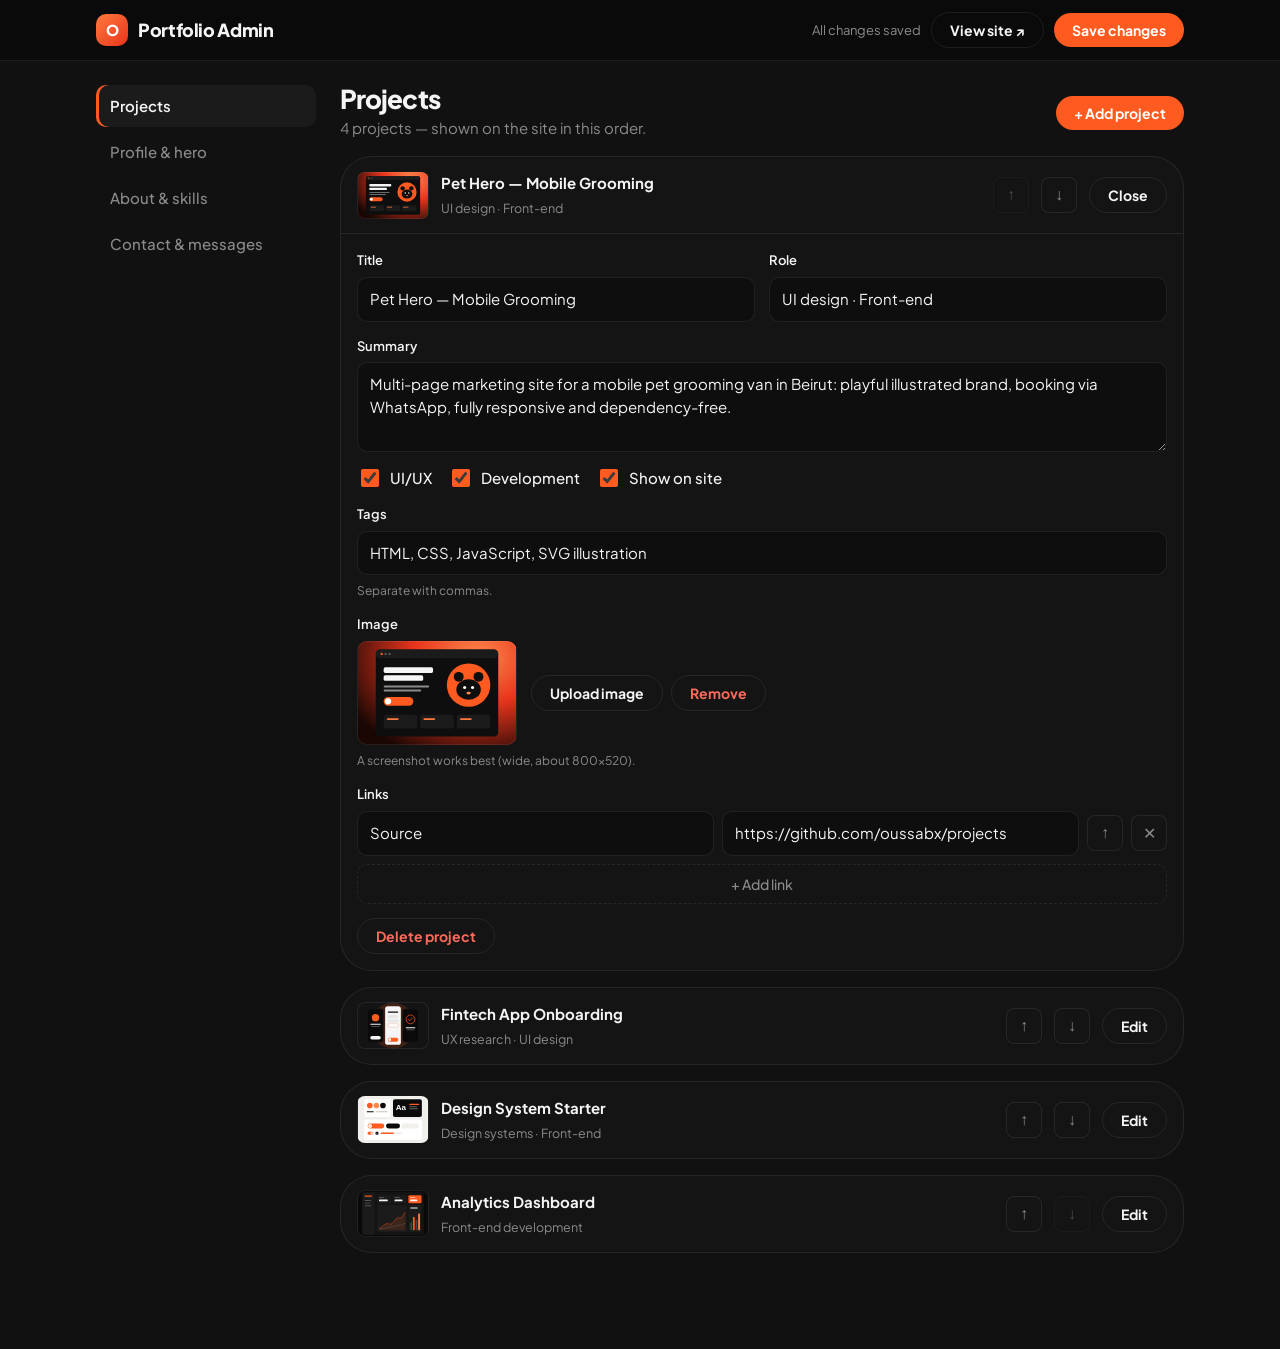
<file: admin.html>
<!DOCTYPE html>
<html lang="en">
<head>
<meta charset="UTF-8" />
<meta name="viewport" content="width=device-width, initial-scale=1.0" />
<meta name="robots" content="noindex" />
<title>Portfolio Admin</title>
<link rel="icon" type="image/svg+xml" href="assets/favicon.svg" />
<link rel="preconnect" href="https://fonts.googleapis.com" />
<link rel="preconnect" href="https://fonts.gstatic.com" crossorigin />
<link href="https://fonts.googleapis.com/css2?family=Plus+Jakarta+Sans:wght@400;500;600;700;800&display=swap" rel="stylesheet" />
<link rel="stylesheet" href="styles.css" />
<link rel="stylesheet" href="admin.css" />
<script>
  try { var t = localStorage.getItem('theme'); if (t) document.documentElement.dataset.theme = t; } catch (e) {}
</script>
</head>
<body class="admin">

<header class="admin-bar">
  <div class="admin-bar-inner">
    <div class="brand">
      <span class="brand-mark" aria-hidden="true" id="adminInitials">O</span>
      <span class="brand-text">Portfolio Admin</span>
    </div>
    <div class="admin-actions">
      <span class="save-status" id="saveStatus" role="status"></span>
      <a class="btn btn-ghost btn-sm" href="index.html" target="_blank">View site ↗</a>
      <button class="btn btn-primary btn-sm" id="saveBtn" type="button">Save changes</button>
    </div>
  </div>
</header>

<div class="banner" id="draftBanner" hidden>
  <span>You have unsaved edits from last time.</span>
  <button class="btn btn-sm btn-primary" id="restoreDraft" type="button">Restore them</button>
  <button class="btn btn-sm btn-ghost" id="discardDraft" type="button">Discard</button>
</div>

<div class="admin-layout">
  <nav class="admin-tabs" role="tablist" aria-label="Sections">
    <button role="tab" class="tab is-active" data-tab="projects" aria-selected="true">Projects</button>
    <button role="tab" class="tab" data-tab="profile" aria-selected="false">Profile &amp; hero</button>
    <button role="tab" class="tab" data-tab="about" aria-selected="false">About &amp; skills</button>
    <button role="tab" class="tab" data-tab="contact" aria-selected="false">Contact &amp; messages</button>
  </nav>

  <main class="admin-main">
    <section class="panel" id="panel-projects" role="tabpanel"></section>
    <section class="panel" id="panel-profile" role="tabpanel" hidden></section>
    <section class="panel" id="panel-about" role="tabpanel" hidden></section>
    <section class="panel" id="panel-contact" role="tabpanel" hidden></section>
  </main>
</div>

<dialog class="save-help" id="saveHelp">
  <h2>Almost done</h2>
  <p>Your browser downloaded a file called <strong>data.js</strong>.</p>
  <p>Move it into your portfolio's <strong>content</strong> folder and replace the old <code>data.js</code>. Then refresh the site to see your changes.</p>
  <p class="muted">Tip: in Chrome or Edge, Save writes the file directly, with no download step.</p>
  <form method="dialog"><button class="btn btn-primary btn-sm">Got it</button></form>
</dialog>

<script src="content/data.js"></script>
<script src="admin.js"></script>
</body>
</html>
</file>
<file: styles.css>
/* ---------- Tokens ---------- */
:root {
  --bg: #0a0a0a;
  --surface: #141414;
  --surface-2: #1b1b1b;
  --line: rgba(255, 255, 255, 0.08);
  --text: #f5f5f5;
  --muted: #8b8b8b;
  --orange: #ff5a1f;
  --orange-2: #ff7a3d;
  --red: #e8341c;
  --success: #4ade80;
  --danger: #ff6b5b;
  --radius: 20px;
  --radius-lg: 32px;
  --max: 1240px;
  --ease: cubic-bezier(.2, .8, .2, 1);
  --ease-back: cubic-bezier(.34, 1.4, .64, 1);
  /* aliases used by admin.css */
  --bg-alt: #111111;
  --text-muted: var(--muted);
  --border: var(--line);
  --accent: var(--orange);
  --accent-ink: #ffffff;
  --accent-soft: rgba(255, 90, 31, 0.14);
  --shadow: 0 20px 60px -20px rgba(0, 0, 0, .7);
  color-scheme: dark;
}

/* ---------- Base ---------- */
* { box-sizing: border-box; min-width: 0; }
[hidden] { display: none !important; }
img, svg { max-width: 100%; display: block; }
html { scroll-behavior: smooth; scroll-padding-top: 90px; }
body {
  margin: 0;
  background: var(--bg);
  color: var(--text);
  font-family: 'Plus Jakarta Sans', system-ui, sans-serif;
  font-size: 16px;
  line-height: 1.6;
  -webkit-font-smoothing: antialiased;
  overflow-x: clip;
}
h1, h2, h3 { margin: 0; line-height: 1.05; letter-spacing: -0.035em; font-weight: 800; }
p { margin: 0 0 1em; }
a { color: inherit; text-decoration: none; }
::selection { background: var(--orange); color: #fff; }
:focus-visible { outline: 2px solid var(--orange); outline-offset: 3px; border-radius: 8px; }

.container { width: 100%; max-width: var(--max); margin: 0 auto; padding: 0 16px; }
@media (min-width: 720px) { .container { padding: 0 32px; } }
.skip-link { position: absolute; left: -999px; top: 8px; z-index: 200; background: var(--orange); color: #fff; padding: 8px 14px; border-radius: 8px; }
.skip-link:focus { left: 8px; }
.hp { position: absolute; left: -9999px; width: 1px; height: 1px; opacity: 0; }

/* Film grain */
.grain {
  position: fixed; inset: -50%; z-index: 90; pointer-events: none; opacity: .06;
  background-image: url("data:image/svg+xml,%3Csvg xmlns='http://www.w3.org/2000/svg' width='160' height='160'%3E%3Cfilter id='n'%3E%3CfeTurbulence type='fractalNoise' baseFrequency='.9' numOctaves='3' stitchTiles='stitch'/%3E%3C/filter%3E%3Crect width='100%25' height='100%25' filter='url(%23n)'/%3E%3C/svg%3E");
  animation: grain 1.2s steps(6) infinite;
}
@keyframes grain {
  0%, 100% { transform: translate(0, 0); } 20% { transform: translate(-3%, 2%); } 40% { transform: translate(2%, -3%); }
  60% { transform: translate(-2%, -1%); } 80% { transform: translate(3%, 3%); }
}

/* ---------- Buttons (one style everywhere) ---------- */
.btn {
  --btn-bg: var(--orange);
  --btn-fg: #fff;
  --icon-bg: #fff;
  --icon-fg: var(--orange);
  display: inline-flex; align-items: center; gap: 14px;
  padding: 6px 26px 6px 6px;
  border: 0; border-radius: 999px;
  background: var(--btn-bg); color: var(--btn-fg);
  font: 700 15px/1 'Plus Jakarta Sans', sans-serif;
  cursor: pointer; white-space: nowrap;
  box-shadow: 0 10px 30px -10px rgba(255, 90, 31, .6);
  transition: transform .35s var(--ease-back), box-shadow .3s, background-color .3s;
}
.btn-icon {
  width: 42px; height: 42px; flex: none; border-radius: 50%;
  display: grid; place-items: center; overflow: hidden;
  background: var(--icon-bg); color: var(--icon-fg);
  transition: transform .45s var(--ease-back);
}
.btn-icon svg { width: 20px; height: 20px; transition: transform .45s var(--ease); }
.btn:hover { transform: translateY(-2px); box-shadow: 0 16px 40px -10px rgba(255, 90, 31, .75); }
.btn:hover .btn-icon { transform: rotate(-45deg); }
.btn:active { transform: translateY(0) scale(.98); }
.btn--light { --btn-bg: #fff; --btn-fg: #0a0a0a; --icon-bg: var(--orange); --icon-fg: #fff; box-shadow: 0 10px 30px -12px rgba(0,0,0,.5); }
.btn--sm { padding: 4px 18px 4px 4px; font-size: 13px; gap: 10px; }
.btn--sm .btn-icon { width: 32px; height: 32px; }
.btn--sm .btn-icon svg { width: 16px; height: 16px; }
.btn:disabled { opacity: .6; cursor: progress; }

/* ---------- Custom cursor (mouse only) ---------- */
.cursor { display: none; }
@media (pointer: fine) and (prefers-reduced-motion: no-preference) {
  .cursor { display: block; position: fixed; inset: 0; pointer-events: none; z-index: 120; }
  .cursor-dot, .cursor-ring { position: fixed; left: 0; top: 0; border-radius: 50%; transform: translate(-50%, -50%); }
  .cursor-dot { width: 6px; height: 6px; background: var(--orange); }
  .cursor-ring { width: 36px; height: 36px; border: 1px solid rgba(255, 122, 61, .6); transition: width .3s var(--ease), height .3s var(--ease), background-color .3s, border-color .3s; }
  .cursor.is-hover .cursor-ring { width: 70px; height: 70px; background: rgba(255, 90, 31, .12); border-color: transparent; }
  .cursor.is-hidden { opacity: 0; }
}

/* ---------- Nav ---------- */
.nav { position: fixed; top: 14px; left: 0; right: 0; z-index: 100; padding: 0 16px; }
.nav-inner {
  max-width: var(--max); margin: 0 auto; height: 64px; padding: 0 10px 0 20px;
  display: flex; align-items: center; gap: 24px;
  background: rgba(20, 20, 20, .55); border: 1px solid var(--line); border-radius: 999px;
  backdrop-filter: blur(16px) saturate(140%); -webkit-backdrop-filter: blur(16px) saturate(140%);
  transition: background-color .3s;
}
.nav.is-scrolled .nav-inner { background: rgba(14, 14, 14, .85); }
.brand { display: flex; align-items: center; gap: 10px; font-weight: 800; font-size: 18px; letter-spacing: -.02em; }
.brand-mark { width: 32px; height: 32px; border-radius: 10px; display: grid; place-items: center; background: linear-gradient(135deg, var(--orange-2), var(--red)); color: #fff; font-size: 15px; }
.nav-links { display: flex; gap: 30px; margin-left: auto; }
.nav-links a:not(.btn) { color: rgba(255,255,255,.72); font-size: 14px; font-weight: 500; transition: color .2s; }
.nav-links a:not(.btn):hover { color: #fff; }
.nav-menu-cta { display: none !important; }
.nav-toggle { display: none; width: 44px; height: 44px; border-radius: 50%; border: 1px solid var(--line); background: transparent; cursor: pointer; position: relative; margin-left: auto; }
.nav-toggle span { position: absolute; left: 13px; right: 13px; height: 2px; background: #fff; border-radius: 2px; transition: transform .3s var(--ease), top .3s var(--ease); }
.nav-toggle span:first-child { top: 17px; }
.nav-toggle span:last-child { top: 25px; }
.nav-toggle.is-open span:first-child { top: 21px; transform: rotate(45deg); }
.nav-toggle.is-open span:last-child { top: 21px; transform: rotate(-45deg); }

@media (max-width: 860px) {
  .nav-cta { display: none !important; }
  .nav-toggle { display: block; }
  .nav-links {
    position: fixed; inset: 0; z-index: -1; margin: 0;
    flex-direction: column; justify-content: center; align-items: flex-start; gap: 8px; padding: 90px 28px 40px;
    background: rgba(10, 10, 10, .97);
    clip-path: circle(0 at calc(100% - 50px) 46px);
    transition: clip-path .6s var(--ease); visibility: hidden;
  }
  .nav-links.is-open { clip-path: circle(150% at calc(100% - 50px) 46px); visibility: visible; }
  .nav-links a:not(.btn) { font-size: 40px; font-weight: 800; letter-spacing: -.03em; color: #fff; }
  .nav-menu-cta { display: inline-flex !important; margin-top: 24px; }
}

/* ---------- Hero ---------- */
.hero-wrap { padding: 10px 10px 0; }
.hero {
  position: relative; overflow: hidden; isolation: isolate;
  min-height: min(100svh, 980px); padding: 150px 48px 40px;
  border-radius: var(--radius-lg);
  background:
    radial-gradient(120% 90% at 70% 10%, #ff8a4c 0%, #ff5a1f 28%, #d9321a 52%, #5a1409 78%, #1a0704 100%);
  display: grid; grid-template-columns: 1.25fr 1fr; grid-template-rows: 1fr auto; column-gap: 40px; row-gap: 48px;
}
.hero-glow {
  position: absolute; inset: -20%; z-index: -2;
  background: radial-gradient(40% 40% at 30% 70%, rgba(255, 160, 90, .35), transparent 70%),
              radial-gradient(35% 35% at 85% 85%, rgba(10, 10, 10, .65), transparent 70%);
}
.hero::after { /* fade into page at the bottom */
  content: ""; position: absolute; left: 0; right: 0; bottom: 0; height: 40%; z-index: -1;
  background: linear-gradient(to bottom, transparent, rgba(10, 10, 10, .55));
}
/* Portrait with 3D ring/particles behind it */
.hero-visual {
  --mx: 0; --my: 0;
  position: absolute; z-index: -1; left: 40%; width: min(40%, 560px); top: 92px; bottom: 0;
  pointer-events: none;
}
.hero-3d { position: absolute; left: -45%; right: -45%; top: -6%; bottom: 8%; }
.hero-3d canvas { width: 100% !important; height: 100% !important; display: block; }
.orb-fallback { position: absolute; inset: 18% 28%; display: grid; place-items: center; transition: opacity .8s; }
.orb-fallback span { width: 100%; aspect-ratio: 1; border-radius: 50%; border: 3px solid rgba(255, 138, 76, .7); transform: rotateX(70deg); box-shadow: 0 0 40px rgba(255, 90, 31, .6); }
.hero-3d.is-ready .orb-fallback { opacity: 0; }
.hero-portrait {
  position: absolute; left: 50%; bottom: 0; height: 100%; width: auto; max-width: none;
  transform: translate(calc(-50% + var(--mx) * 14px), calc(var(--my) * 8px));
  filter: drop-shadow(0 0 1px rgba(0,0,0,.35));
  /* fade the cropped sides and the bottom so the photo melts into the panel */
  mask-image: linear-gradient(to right, transparent 0, #000 14%, #000 86%, transparent 100%), linear-gradient(to bottom, #000 72%, transparent 100%);
  mask-composite: intersect;
  -webkit-mask-image: linear-gradient(to right, transparent 0, #000 14%, #000 86%, transparent 100%), linear-gradient(to bottom, #000 72%, transparent 100%);
  -webkit-mask-composite: source-in;
  transition: transform .6s var(--ease);
}
@keyframes float { 50% { transform: translateY(-18px) rotate(6deg); } }

.hero-content { align-self: center; }
.hero-hello { font-size: clamp(18px, 2vw, 24px); font-weight: 600; margin-bottom: 14px; color: rgba(255,255,255,.92); }
.hero-title { font-size: clamp(42px, 5.4vw, 92px); color: #fff; max-width: 10ch; text-wrap: balance; }
.hero-side { align-self: center; justify-self: end; max-width: 320px; margin-top: 80px; position: relative; }
.hero-side > * { text-shadow: 0 2px 20px rgba(0,0,0,.35); }
.hero-side .btn { text-shadow: none; }
.hero-availability { display: inline-flex; align-items: center; gap: 10px; padding: 7px 14px; border-radius: 999px; background: rgba(0,0,0,.28); border: 1px solid rgba(255,255,255,.18); font-size: 13px; font-weight: 600; backdrop-filter: blur(8px); }
.hero-availability .dot { width: 8px; height: 8px; border-radius: 50%; background: var(--success); box-shadow: 0 0 0 4px rgba(74, 222, 128, .25); animation: pulse 2s infinite; }
@keyframes pulse { 50% { box-shadow: 0 0 0 8px rgba(74, 222, 128, 0); } }
.hero-tagline { font-size: clamp(20px, 2vw, 26px); font-weight: 700; line-height: 1.25; letter-spacing: -.02em; margin: 18px 0 10px; color: #fff; }
.hero-tagline em { font-style: normal; color: #0a0a0a; background: #fff; padding: 0 .25em; border-radius: 6px; }
.hero-lead { font-size: 14px; color: rgba(255,255,255,.75); margin-bottom: 22px; }

.services { position: relative; grid-column: 1 / -1; list-style: none; margin: 0; padding: 22px 0 0; border-top: 1px solid rgba(255,255,255,.2); display: grid; grid-template-columns: repeat(4, 1fr); gap: 20px; }
.services li { font-size: 14px; font-weight: 600; color: rgba(255,255,255,.88); }
.services b { display: block; font-size: 12px; color: #fff; opacity: .7; margin-bottom: 4px; font-weight: 700; }
.services b::before { content: "#"; color: #ffb38a; }

@media (max-width: 1100px) {
  .hero { grid-template-columns: 1fr; padding: 120px 22px 28px; min-height: auto; row-gap: 36px; }
  .hero-visual { position: relative; left: auto; top: auto; width: auto; height: min(118vw, 520px); margin: 0 -22px -36px; order: 2; z-index: 0; }
  .hero-3d { left: -10%; right: -10%; }
  .hero-side { margin-top: 0; }
  .hero-content { order: 1; }
  .hero-side { order: 3; justify-self: start; }
  .services { order: 4; grid-template-columns: repeat(2, 1fr); }
}

/* ---------- Tools marquee ---------- */
.tools-wrap { padding: 10px 10px 0; }
.tools {
  display: flex; align-items: center; gap: 32px; padding: 28px 40px;
  background: var(--surface); border-radius: 0 0 var(--radius-lg) var(--radius-lg); border: 1px solid var(--line); border-top: 0;
}
.tools-label { margin: 0; font-size: 13px; font-weight: 600; color: var(--muted); flex: none; line-height: 1.35; }
.marquee { overflow: hidden; flex: 1; mask-image: linear-gradient(90deg, transparent, #000 10%, #000 90%, transparent); -webkit-mask-image: linear-gradient(90deg, transparent, #000 10%, #000 90%, transparent); }
.marquee-track { display: flex; width: max-content; animation: marquee 32s linear infinite; }
.marquee:hover .marquee-track { animation-play-state: paused; }
.marquee-item { display: inline-flex; align-items: center; gap: 12px; padding-right: 48px; font-size: clamp(18px, 2vw, 24px); font-weight: 700; letter-spacing: -.02em; color: rgba(255,255,255,.85); white-space: nowrap; }
.marquee-item i { width: 22px; height: 22px; border-radius: 50%; border: 5px solid rgba(255,255,255,.85); }
.marquee-item:nth-child(3n+2) i { border-radius: 6px; border-color: var(--orange); }
.marquee-item:nth-child(3n) i { border: 0; background: linear-gradient(90deg, #fff 50%, transparent 50%); box-shadow: inset 0 0 0 3px #fff; }
@keyframes marquee { to { transform: translateX(-50%); } }
@media (max-width: 700px) { .tools { flex-direction: column; align-items: flex-start; gap: 16px; padding: 22px 20px; } .tools-label br { display: none; } .marquee { width: 100%; } }

/* ---------- Sections ---------- */
.section { padding: 130px 0; position: relative; }
@media (max-width: 700px) { .section { padding: 84px 0; } }
.kicker { color: var(--orange); font-weight: 600; font-size: 16px; margin-bottom: 16px; }
.kicker--plain { color: var(--muted); font-size: 13px; letter-spacing: .12em; text-transform: uppercase; font-weight: 600; }
.h2 { font-size: clamp(34px, 4.6vw, 60px); }
.muted-sm { font-size: 13px; color: var(--muted); line-height: 1.5; }

/* ---------- About ---------- */
.about { display: grid; grid-template-columns: 1.1fr 1fr; gap: 60px; align-items: start; }
.about-text p { font-size: clamp(18px, 1.8vw, 22px); font-weight: 600; line-height: 1.45; letter-spacing: -.01em; color: #fff; }
.about-text p + p { font-size: 16px; font-weight: 400; color: var(--muted); letter-spacing: 0; line-height: 1.7; }
.about-cta { display: flex; align-items: center; justify-content: space-between; gap: 20px; margin-top: 28px; flex-wrap: wrap; }
.about-media { margin-top: 56px; border-radius: var(--radius-lg); overflow: hidden; aspect-ratio: 21 / 9; }
.about-media img { width: 100%; height: 100%; object-fit: cover; filter: grayscale(1) contrast(1.05); }
.stats { list-style: none; margin: 72px 0 0; padding: 0; display: grid; grid-template-columns: repeat(3, 1fr); gap: 16px; }
.stats li { background: var(--surface); border: 1px solid var(--line); border-radius: var(--radius); padding: 28px; position: relative; overflow: hidden; }
.stats li::before { content: ""; position: absolute; width: 180px; height: 180px; right: -60px; top: -60px; border-radius: 50%; background: radial-gradient(circle, rgba(255, 90, 31, .28), transparent 70%); }
.stats strong { display: block; font-size: clamp(34px, 4vw, 54px); font-weight: 800; letter-spacing: -.04em; line-height: 1; margin-bottom: 10px; background: linear-gradient(90deg, #fff, #ffb38a); -webkit-background-clip: text; background-clip: text; color: transparent; }
.stats span { color: var(--muted); font-size: 14px; }
@media (max-width: 820px) { .about { grid-template-columns: 1fr; gap: 28px; } .stats { grid-template-columns: 1fr; } }

/* ---------- Work ---------- */
.section-head { display: flex; justify-content: space-between; align-items: flex-end; gap: 24px; flex-wrap: wrap; margin-bottom: 48px; }
.filters { display: flex; gap: 8px; flex-wrap: wrap; }
.filter { padding: 11px 20px; border-radius: 999px; border: 1px solid var(--line); background: var(--surface); color: var(--muted); font: 600 14px/1 'Plus Jakarta Sans', sans-serif; cursor: pointer; transition: all .25s var(--ease); }
.filter:hover { color: #fff; border-color: rgba(255,255,255,.25); }
.filter.is-active { background: var(--orange); border-color: var(--orange); color: #fff; }

.projects { display: grid; grid-template-columns: repeat(2, 1fr); gap: 24px; perspective: 1400px; }
.projects-empty { color: var(--muted); }
.project { --rx: 0deg; --ry: 0deg; --gx: 50%; --gy: 50%; transform-style: preserve-3d; animation: cardIn .7s var(--ease) both; }
.project:nth-child(2n) { margin-top: 64px; }
.project-inner {
  position: relative; border-radius: var(--radius-lg); overflow: hidden; background: var(--surface); border: 1px solid var(--line);
  transform: rotateX(var(--rx)) rotateY(var(--ry)); transform-style: preserve-3d;
  transition: transform .5s var(--ease), border-color .3s;
}
.project.is-tilting .project-inner { transition: transform .08s linear, border-color .3s; }
.project:hover .project-inner { border-color: rgba(255, 90, 31, .45); }
.project-inner::after { /* glare */
  content: ""; position: absolute; inset: 0; pointer-events: none; opacity: 0; transition: opacity .3s;
  background: radial-gradient(600px circle at var(--gx) var(--gy), rgba(255, 255, 255, .14), transparent 40%);
}
.project:hover .project-inner::after { opacity: 1; }
.project-media { position: relative; aspect-ratio: 4 / 3; overflow: hidden; background: #1c1c1c; }
.project-media img { position: absolute; left: 0; top: -8%; width: 100%; height: 116%; object-fit: cover; transform: translateY(var(--py, 0px)) scale(1.02); transition: scale .8s var(--ease); }
.project:hover .project-media img { scale: 1.07; }
.project-media .no-image { position: absolute; inset: 0; background: radial-gradient(circle at 30% 30%, var(--orange-2), var(--red) 45%, #1a0704 90%); }
.project-num { position: absolute; top: 18px; left: 18px; padding: 6px 12px; border-radius: 999px; background: rgba(10,10,10,.6); backdrop-filter: blur(8px); font-size: 12px; font-weight: 700; transform: translateZ(40px); }
.project-go { position: absolute; top: 14px; right: 14px; width: 48px; height: 48px; border-radius: 50%; background: #fff; color: var(--orange); display: grid; place-items: center; transform: translateZ(50px) scale(.6); opacity: 0; transition: all .45s var(--ease-back); }
.project-go svg { width: 20px; height: 20px; transform: rotate(-45deg); }
.project:hover .project-go { opacity: 1; transform: translateZ(50px) scale(1); }
.project-body { padding: 24px 26px 28px; transform: translateZ(30px); }
.project-role { font-size: 13px; color: var(--orange); font-weight: 600; margin-bottom: 8px; }
.project-title { font-size: clamp(22px, 2.3vw, 30px); margin-bottom: 10px; }
.project-summary { color: var(--muted); font-size: 15px; }
.tags { list-style: none; padding: 0; margin: 14px 0 0; display: flex; flex-wrap: wrap; gap: 8px; }
.tags li { font-size: 12px; font-weight: 600; padding: 6px 12px; border-radius: 999px; border: 1px solid var(--line); color: rgba(255,255,255,.75); }
.project-links { display: flex; gap: 18px; margin-top: 18px; }
.link-arrow { font-weight: 700; font-size: 14px; color: #fff; border-bottom: 1px solid var(--orange); padding-bottom: 2px; }
.link-arrow:hover { color: var(--orange); }
@keyframes cardIn { from { opacity: 0; transform: translateY(30px); } }
@media (max-width: 760px) { .projects { grid-template-columns: 1fr; } .project:nth-child(2n) { margin-top: 0; } }

/* ---------- Arc CTA ---------- */
.arc-section { position: relative; overflow: hidden; padding: 360px 16px 140px; text-align: center; isolation: isolate; }
.arc-stage { position: absolute; inset: 0; z-index: -1; perspective: 1600px; }
.arc-ring {
  --ring: 0deg; --r: 620px;
  position: absolute; left: 50%; top: calc(var(--r) * -0.02 + 80px);
  width: 0; height: 0;
  transform: translateY(var(--r)) rotateX(14deg) rotateZ(var(--ring));
  transform-style: preserve-3d;
}
.arc-tile {
  position: absolute; left: -85px; top: -95px; width: 170px; height: 190px; border-radius: 26px; overflow: hidden;
  transform: rotate(var(--a)) translateY(calc(var(--r) * -1)) rotate(var(--tilt, 0deg));
  box-shadow: 0 30px 60px -20px rgba(0, 0, 0, .8);
  background: #1c1c1c;
}
.arc-tile img { width: 100%; height: 100%; object-fit: cover; }
.arc-tile.fill-1 { background: linear-gradient(145deg, #ff8a4c, #e8341c); }
.arc-tile.fill-2 { background: radial-gradient(circle at 30% 30%, #3a3a3a, #0b0b0b 70%); box-shadow: inset 0 -30px 60px rgba(255, 90, 31, .5), 0 30px 60px -20px rgba(0,0,0,.8); }
.arc-tile.fill-3 { background: linear-gradient(160deg, #f5f5f5, #cfcfcf); }
.arc-tile.fill-3::after { content: ""; position: absolute; inset: 30% 25%; border-radius: 18px; background: linear-gradient(145deg, var(--orange-2), var(--red)); box-shadow: 0 20px 30px -10px rgba(232, 52, 28, .6); }
.arc-content { position: relative; max-width: 640px; margin: 0 auto; }
.arc-title { font-size: clamp(34px, 5vw, 64px); font-weight: 700; letter-spacing: -.035em; margin-bottom: 18px; }
.arc-text { color: var(--muted); margin-bottom: 28px; }
@media (max-width: 700px) {
  .arc-section { padding: 250px 16px 50px; }
  .arc-ring { --r: 380px; }
  .arc-tile { width: 110px; height: 124px; left: -55px; top: -62px; border-radius: 18px; }
}

/* ---------- Contact ---------- */
.contact-section { padding-top: 40px; }
.contact { display: grid; grid-template-columns: 1fr 1fr; gap: 64px; align-items: center; }
.contact-title { font-size: clamp(38px, 5vw, 64px); font-weight: 300; letter-spacing: -.035em; line-height: 1.08; margin-bottom: 22px; }
.contact-title em { font-style: normal; font-weight: 800; }
.contact-text { color: var(--muted); max-width: 42ch; margin-bottom: 34px; }
.contact-lines { list-style: none; margin: 0 0 28px; padding: 0; display: grid; gap: 20px; }
.contact-lines li { display: flex; align-items: center; gap: 16px; }
.contact-icon { width: 48px; height: 48px; flex: none; border-radius: 14px; display: grid; place-items: center; background: rgba(255, 90, 31, .12); color: var(--orange); }
.contact-icon svg { width: 24px; height: 24px; }
.contact-lines small { display: block; font-size: 13px; color: var(--muted); }
.contact-lines a { font-size: 18px; font-weight: 600; word-break: break-all; }
.contact-lines a:hover { color: var(--orange); }
.copy-btn { margin-left: auto; padding: 8px 14px; border-radius: 999px; border: 1px solid var(--line); background: transparent; color: var(--muted); font: 600 12px/1 'Plus Jakarta Sans', sans-serif; cursor: pointer; }
.copy-btn:hover { color: #fff; border-color: rgba(255,255,255,.3); }
.copy-btn.is-done { color: var(--success); border-color: var(--success); }
.socials { list-style: none; margin: 0; padding: 0; display: flex; flex-wrap: wrap; gap: 8px; }
.socials a { display: inline-block; padding: 9px 16px; border-radius: 999px; border: 1px solid var(--line); font-size: 13px; font-weight: 600; color: rgba(255,255,255,.8); transition: all .25s; }
.socials a:hover { border-color: var(--orange); color: #fff; background: rgba(255, 90, 31, .1); }

.contact-card {
  background: #fff; color: #111; border-radius: var(--radius-lg); padding: 36px;
  display: grid; gap: 18px; box-shadow: 0 40px 100px -30px rgba(255, 90, 31, .35), 0 30px 60px -30px rgba(0,0,0,.8);
}
.field { display: grid; gap: 8px; }
.field > span { font-size: 14px; font-weight: 500; color: #333; }
.field input, .field textarea, .field select {
  width: 100%; padding: 13px 16px; border: 1px solid transparent; border-radius: 12px;
  background: #f1f1f1; color: #111; font: 400 15px/1.4 'Plus Jakarta Sans', sans-serif;
  transition: border-color .2s, box-shadow .2s, background-color .2s;
}
.field input::placeholder, .field textarea::placeholder { color: #a8a8a8; }
.field textarea { resize: vertical; min-height: 110px; }
.field input:focus, .field textarea:focus, .field select:focus { outline: none; background: #fff; border-color: var(--orange); box-shadow: 0 0 0 4px rgba(255, 90, 31, .15); }
.select { position: relative; display: block; }
.select select { appearance: none; -webkit-appearance: none; padding-right: 44px; cursor: pointer; }
.select::after { content: ""; position: absolute; right: 18px; top: 50%; width: 8px; height: 8px; border-right: 2px solid var(--orange); border-bottom: 2px solid var(--orange); transform: translateY(-70%) rotate(45deg); pointer-events: none; }
.contact-card .btn { justify-self: start; margin-top: 6px; }
.form-note { margin: 0; font-size: 14px; min-height: 1.4em; color: #555; }
.form-note.is-error { color: #d0301c; }
.form-note.is-success { color: #15803d; }
@media (max-width: 900px) { .contact { grid-template-columns: 1fr; gap: 44px; } }
@media (max-width: 480px) { .contact-card { padding: 24px 20px; } }

/* ---------- Footer ---------- */
.footer { border-top: 1px solid var(--line); padding: 28px 0; font-size: 14px; color: var(--muted); }
.footer-inner { display: flex; justify-content: space-between; gap: 16px; flex-wrap: wrap; }
.footer p { margin: 0; }
.to-top:hover { color: var(--orange); }

/* ---------- Reveal ---------- */
.js-reveal .reveal { opacity: 0; transform: translateY(40px); transition: opacity .9s var(--ease), transform .9s var(--ease); transition-delay: var(--d, 0s); }
.js-reveal .reveal.is-visible { opacity: 1; transform: none; }

/* Parallax targets are moved with translate so they don't fight the reveal transform */
[data-speed] { translate: 0 var(--p, 0px); will-change: translate; }

@media (prefers-reduced-motion: reduce) {
  html { scroll-behavior: auto; }
  *, *::before, *::after { animation: none !important; transition: none !important; }
  [data-speed] { translate: none; }
  .grain { display: none; }
}
</file>
<file: admin.css>
/* Admin-only styles. Tokens, buttons and fonts come from styles.css. */
body.admin { background: var(--bg-alt); font-size: 15px; }
.btn-sm { padding: 10px 16px; font-size: 14px; }
.btn-danger { color: var(--danger); border-color: var(--border); background: transparent; }
.btn-danger:hover { border-color: var(--danger); }
button:disabled { opacity: .45; cursor: not-allowed; }

.admin-bar { position: sticky; top: 0; z-index: 20; background: var(--bg); border-bottom: 1px solid var(--border); }
.admin-bar-inner { max-width: 1120px; margin: 0 auto; padding: 12px 16px; display: flex; align-items: center; justify-content: space-between; gap: 12px; flex-wrap: wrap; }
.admin-actions { display: flex; align-items: center; gap: 10px; flex-wrap: wrap; }
.save-status { font-size: 13px; color: var(--text-muted); }
.save-status.is-dirty { color: var(--danger); font-weight: 600; }
.save-status.is-saved { color: var(--success); }

.banner { max-width: 1120px; margin: 16px auto 0; padding: 12px 16px; display: flex; gap: 12px; align-items: center; flex-wrap: wrap; background: var(--accent-soft); border-radius: var(--radius); }
.banner span { flex: 1 1 200px; font-weight: 500; }

.admin-layout { max-width: 1120px; margin: 0 auto; padding: 24px 16px 80px; display: grid; grid-template-columns: 220px 1fr; gap: 24px; align-items: start; }
.admin-tabs { display: grid; gap: 4px; position: sticky; top: 84px; }
.tab { text-align: left; padding: 12px 14px; border: 0; border-radius: 10px; background: transparent; color: var(--text-muted); font: 500 15px/1.2 'Plus Jakarta Sans', sans-serif; cursor: pointer; }
.tab:hover { color: var(--text); background: var(--surface); }
.tab.is-active { background: var(--surface); color: var(--text); font-weight: 600; box-shadow: 0 1px 2px rgba(0,0,0,.06); }
@media (max-width: 760px) {
  .admin-layout { grid-template-columns: 1fr; }
  .admin-tabs { position: static; grid-auto-flow: column; grid-auto-columns: max-content; overflow-x: auto; }
  .tab { white-space: nowrap; text-align: center; }
}

.panel-head { display: flex; justify-content: space-between; align-items: center; gap: 12px; margin-bottom: 16px; flex-wrap: wrap; }
.panel-head h1 { font-size: 26px; }
.panel-head p { margin: 4px 0 0; color: var(--text-muted); }

.card { background: var(--surface); border: 1px solid var(--border); border-radius: var(--radius-lg); padding: 20px; margin-bottom: 16px; }
.card h2 { font-size: 18px; margin-bottom: 14px; }
.grid-2 { display: grid; grid-template-columns: 1fr 1fr; gap: 14px; }
@media (max-width: 560px) { .grid-2 { grid-template-columns: 1fr; } }

.fld { display: grid; gap: 6px; margin-bottom: 14px; }
.fld > span { font-size: 13px; font-weight: 600; }
.fld small { color: var(--text-muted); font-size: 12px; }
.fld input[type=text], .fld input[type=email], .fld input[type=url], .fld textarea, .row input {
  width: 100%; padding: 10px 12px; font: 400 15px/1.5 'Plus Jakarta Sans', sans-serif; color: var(--text);
  background: var(--bg); border: 1px solid var(--border); border-radius: 10px;
}
.fld textarea { resize: vertical; min-height: 80px; }
.fld input:focus, .fld textarea:focus, .row input:focus { outline: none; border-color: var(--accent); box-shadow: 0 0 0 3px color-mix(in srgb, var(--accent) 25%, transparent); }
.check { display: inline-flex; align-items: center; gap: 8px; font-weight: 500; cursor: pointer; margin: 0 16px 14px 0; }
.check input { width: 18px; height: 18px; accent-color: var(--accent); }

.rows { display: grid; gap: 8px; margin-bottom: 8px; }
.row { display: flex; gap: 8px; align-items: center; }
.row input { flex: 1; }
.icon { width: 36px; height: 36px; flex: none; display: grid; place-items: center; border: 1px solid var(--border); border-radius: 8px; background: var(--surface); color: var(--text-muted); cursor: pointer; font-size: 16px; }
.icon:hover { color: var(--text); border-color: var(--text); }
.icon.del:hover { color: var(--danger); border-color: var(--danger); }
.add { background: none; border: 1px dashed var(--border); border-radius: 10px; padding: 10px; width: 100%; color: var(--text-muted); cursor: pointer; font: 500 14px 'Plus Jakarta Sans', sans-serif; }
.add:hover { color: var(--accent); border-color: var(--accent); }

.image-field { display: flex; gap: 14px; align-items: center; flex-wrap: wrap; }
.image-thumb { width: 160px; aspect-ratio: 800 / 520; border-radius: 10px; border: 1px solid var(--border); background: var(--bg-alt) center / cover no-repeat; display: grid; place-items: center; color: var(--text-muted); font-size: 12px; }
.image-thumb.round { width: 96px; aspect-ratio: 1; border-radius: 50%; }
.image-buttons { display: flex; gap: 8px; flex-wrap: wrap; }
.file-btn { position: relative; overflow: hidden; }
.file-btn input { position: absolute; inset: 0; opacity: 0; cursor: pointer; }

.project-card { padding: 0; overflow: hidden; }
.project-card.is-hidden-project { opacity: .7; }
.project-summary-row { display: flex; align-items: center; gap: 12px; padding: 14px 16px; }
.project-summary-row .thumb { width: 72px; aspect-ratio: 800 / 520; border-radius: 8px; background: var(--bg-alt) center / cover no-repeat; flex: none; border: 1px solid var(--border); }
.project-summary-row .info { flex: 1; min-width: 0; }
.project-summary-row .info strong { display: block; white-space: nowrap; overflow: hidden; text-overflow: ellipsis; }
.project-summary-row .info small { color: var(--text-muted); }
.pill { font-size: 11px; font-weight: 600; padding: 2px 8px; border-radius: 999px; background: var(--bg-alt); color: var(--text-muted); margin-left: 6px; }
.project-body-edit { padding: 4px 16px 16px; border-top: 1px solid var(--border); padding-top: 16px; }
.muted { color: var(--text-muted); }

.save-help { border: 1px solid var(--border); border-radius: var(--radius-lg); padding: 24px; max-width: 440px; background: var(--surface); color: var(--text); }
.save-help::backdrop { background: rgba(0,0,0,.4); }
.save-help h2 { margin-bottom: 12px; }
.save-help code { background: var(--bg-alt); padding: 2px 6px; border-radius: 4px; }

.info-list { margin: 0; padding-left: 20px; color: var(--text-muted); }
.info-list li { margin-bottom: 6px; }

@media (max-width: 480px) {
  .project-summary-row { flex-wrap: wrap; }
  .project-summary-row .info { flex: 1 1 calc(100% - 90px); }
  .project-summary-row .info strong { white-space: normal; }
  .project-summary-row .icon:nth-child(3) { margin-left: auto; }
}

/* Admin buttons (the site's pill buttons carry an icon; these are plain) */
.admin .btn { padding: 10px 18px; gap: 8px; box-shadow: none; font-size: 14px; }
.admin .btn:hover { transform: translateY(-1px); box-shadow: none; }
.admin .btn-primary { --btn-bg: var(--orange); --btn-fg: #fff; }
.admin .btn-primary:hover { background: var(--orange-2); }
.admin .btn-ghost { --btn-bg: transparent; --btn-fg: var(--text); border: 1px solid var(--line); }
.admin .btn-ghost:hover { border-color: rgba(255,255,255,.35); }
.admin .btn-danger { --btn-bg: transparent; --btn-fg: var(--danger); border: 1px solid var(--line); }
.admin .brand-text { font-weight: 800; font-size: 18px; letter-spacing: -.02em; }
.admin .fld input[type=text], .admin .fld input[type=email], .admin .fld input[type=url], .admin .fld textarea, .admin .row input { background: #0e0e0e; }
.admin .tab.is-active { background: var(--surface-2); box-shadow: inset 3px 0 0 var(--orange); }
</file>
